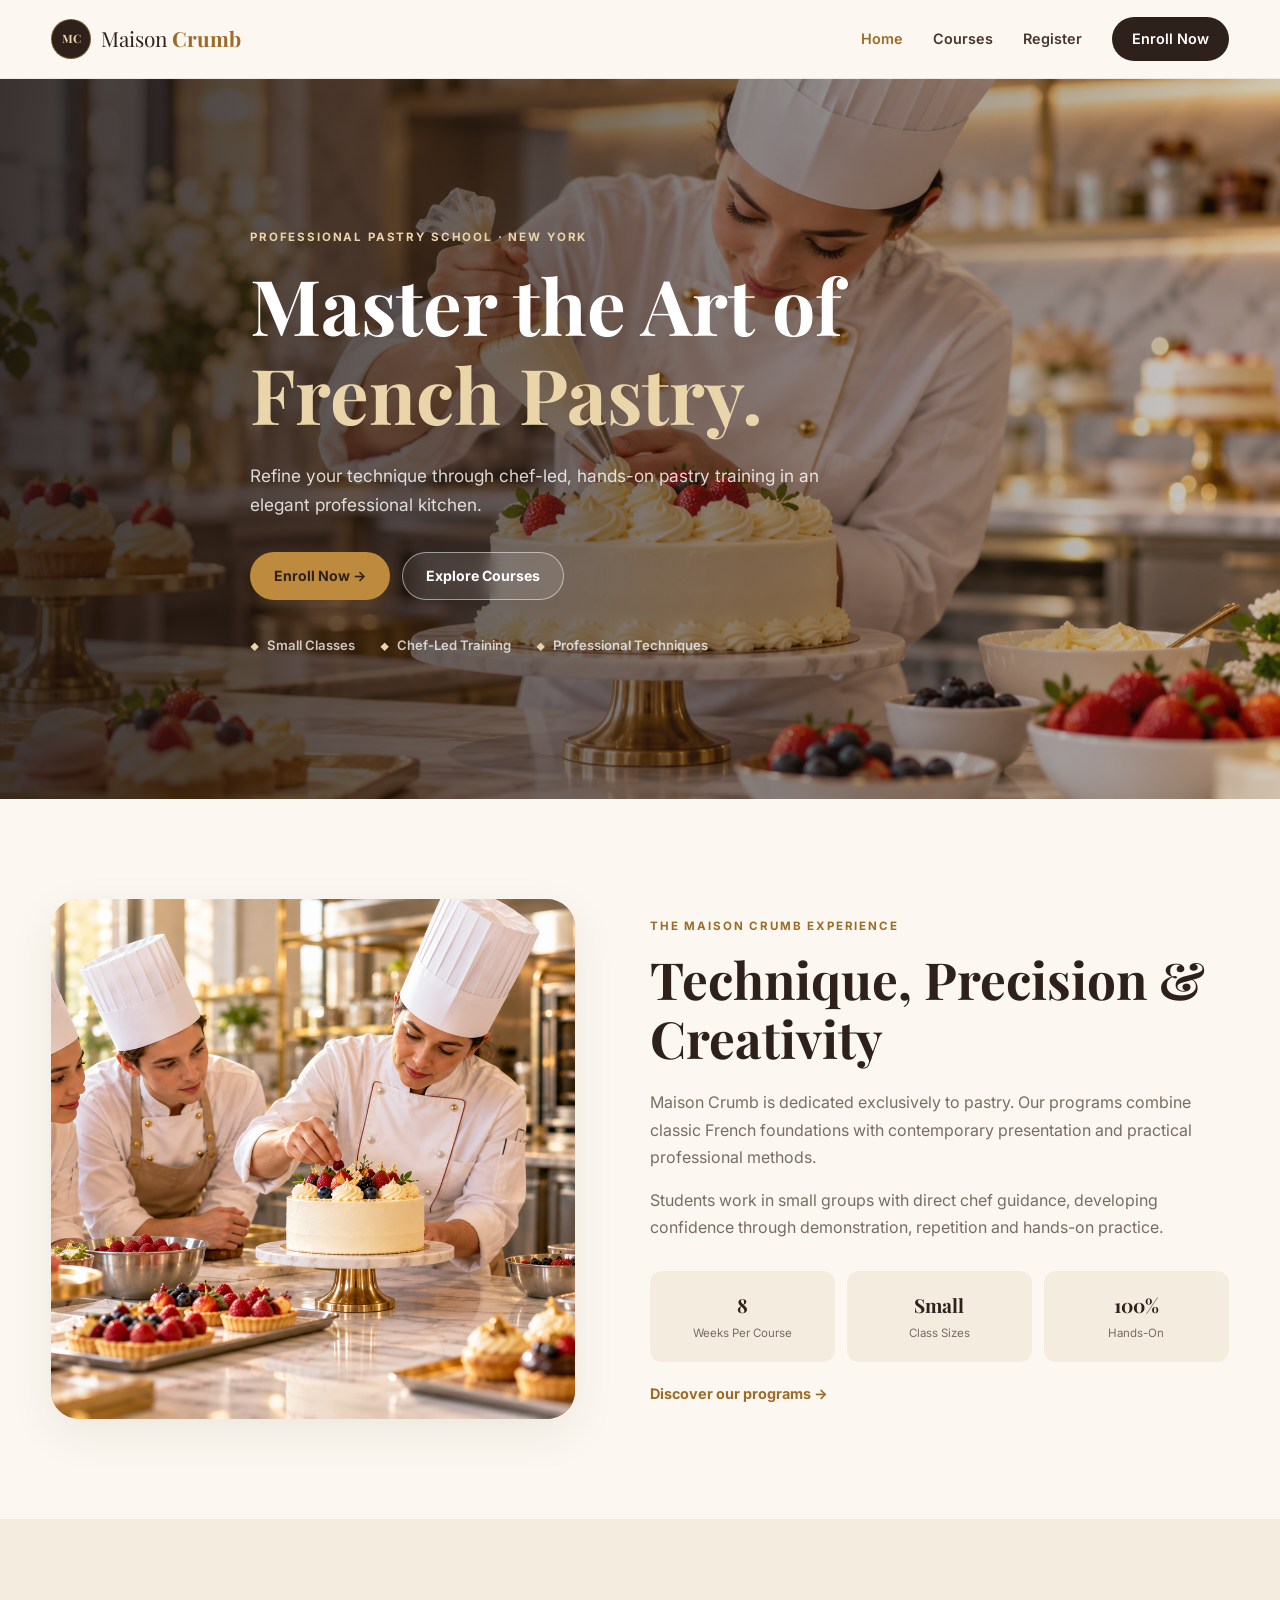
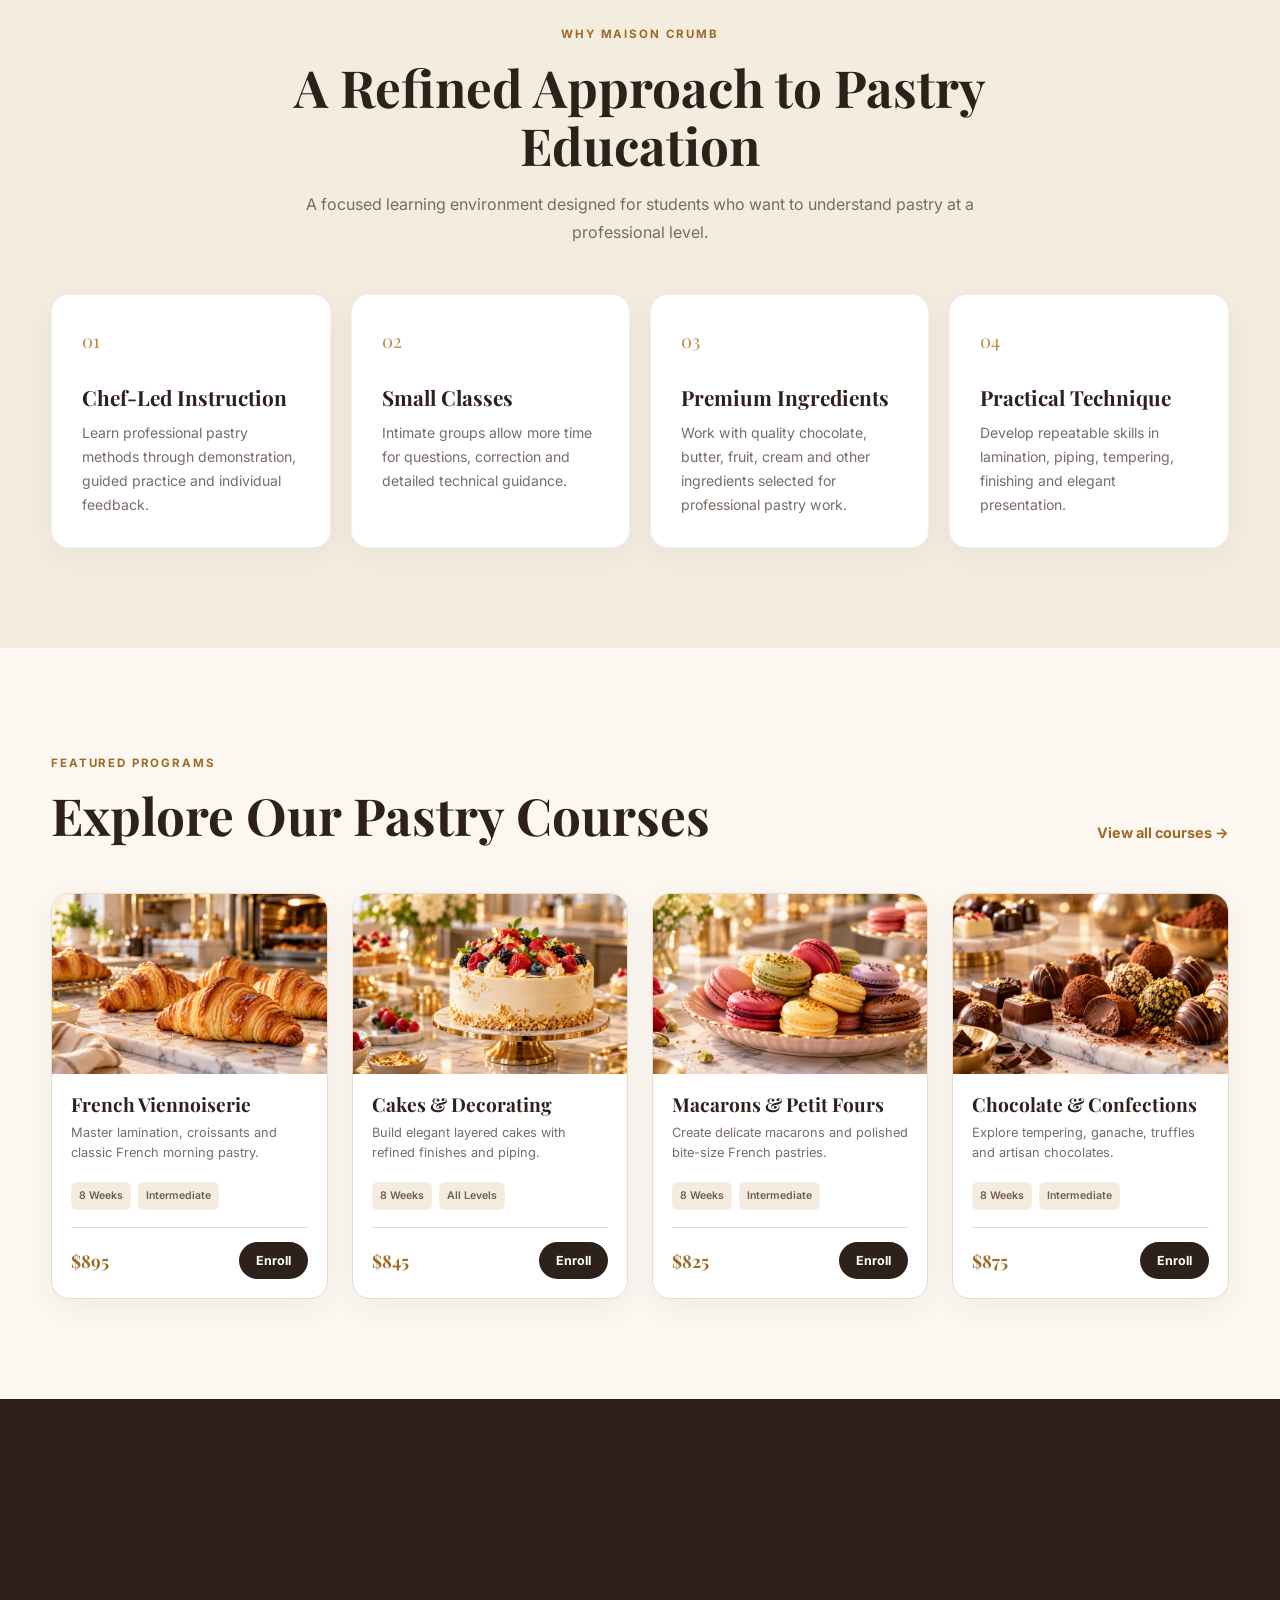
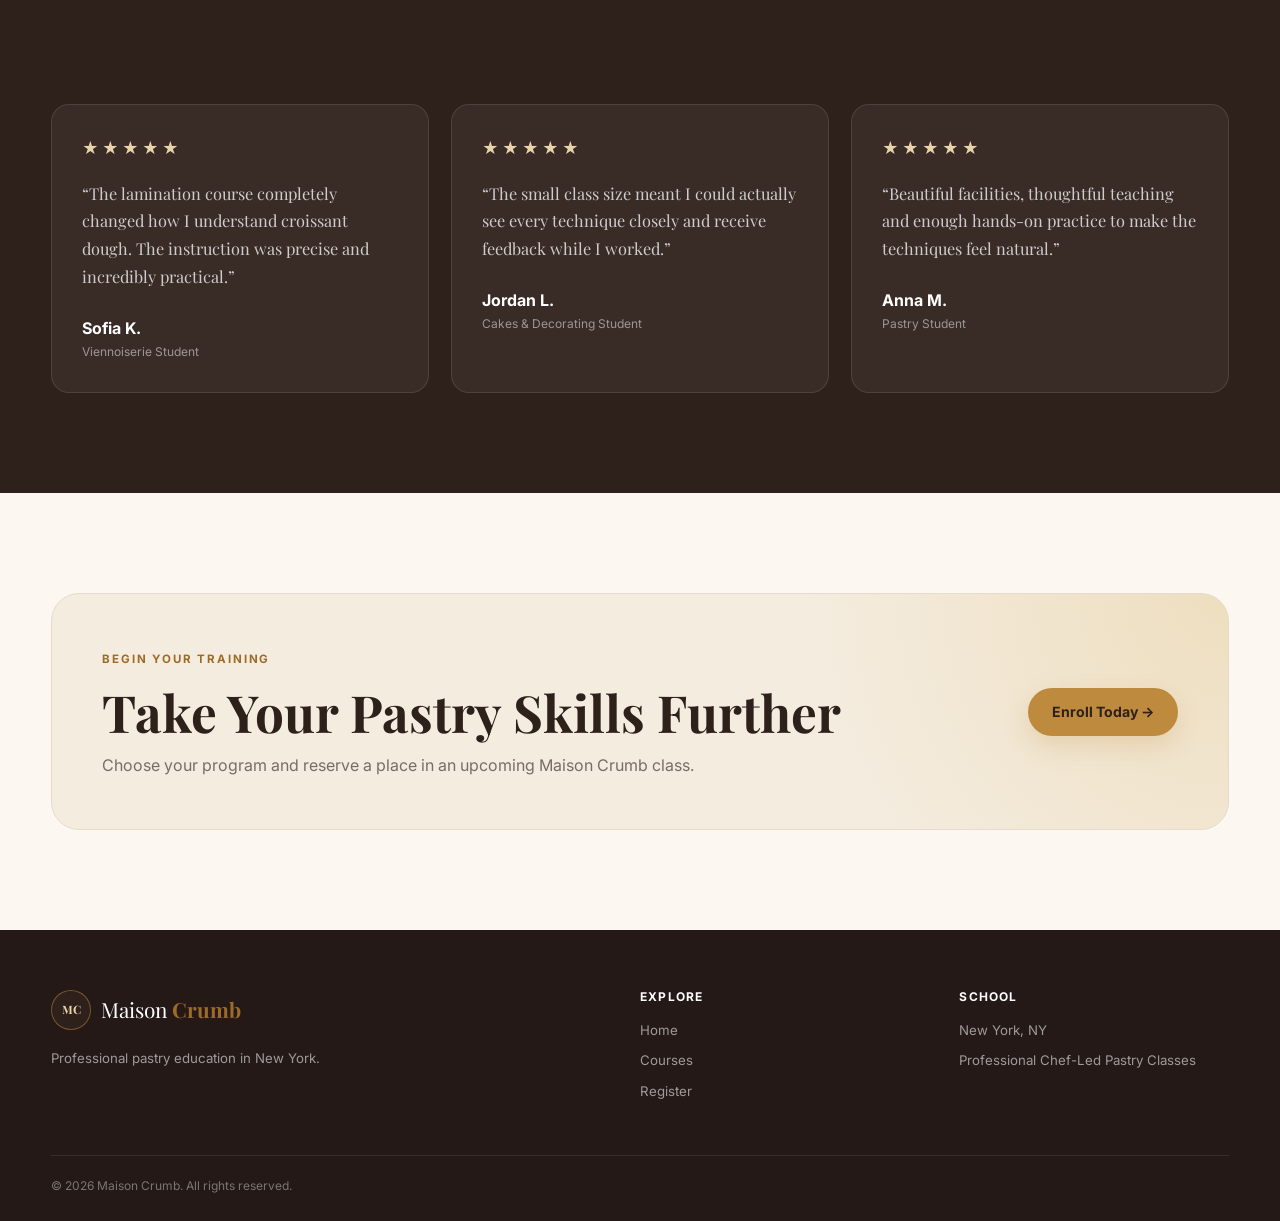
<file: index.html>
<!DOCTYPE html>
<html lang="en">
<head>
  <meta charset="UTF-8">
  <meta name="viewport" content="width=device-width, initial-scale=1.0">
  <meta name="description" content="Maison Crumb is a professional pastry school in New York offering hands-on French pastry courses.">
  <title>Maison Crumb | Professional Pastry School NYC</title>

  <link rel="preconnect" href="https://fonts.googleapis.com">
  <link rel="preconnect" href="https://fonts.gstatic.com" crossorigin>
  <link href="https://fonts.googleapis.com/css2?family=Inter:wght@400;500;600;700&family=Playfair+Display:wght@600;700&display=swap" rel="stylesheet">

  <link rel="stylesheet" href="style.css">
</head>

<body>

<header class="site-header">
  <div class="container nav-wrapper">
    <a href="index.html" class="logo" aria-label="Maison Crumb home">
      <span class="logo-icon">MC</span>
      <span>Maison <strong>Crumb</strong></span>
    </a>

    <button
      class="menu-toggle"
      type="button"
      aria-label="Open navigation"
      aria-expanded="false"
    >
      ☰
    </button>

    <nav class="main-nav" aria-label="Main navigation">
      <a href="index.html" class="active">Home</a>
      <a href="courses.html">Courses</a>
      <a href="register.html">Register</a>
      <a href="register.html" class="nav-cta">Enroll Now</a>
    </nav>
  </div>
</header>

<main>

  <!-- HERO -->
  <section class="hero image-fallback">
    <img
      class="hero-background"
      src="images/hero.png"
      alt=""
      aria-hidden="true"
      onerror="handleImageError(this)"
    >

    <div class="hero-overlay"></div>

    <div class="container hero-content reveal">
      <span class="eyebrow eyebrow-light">Professional Pastry School · New York</span>

      <h1>
        Master the Art of
        <span>French Pastry.</span>
      </h1>

      <p>
        Refine your technique through chef-led, hands-on pastry training
        in an elegant professional kitchen.
      </p>

      <div class="hero-actions">
        <a href="register.html" class="btn btn-primary">Enroll Now →</a>
        <a href="courses.html" class="btn btn-light">Explore Courses</a>
      </div>

      <div class="hero-highlights">
        <span>Small Classes</span>
        <span>Chef-Led Training</span>
        <span>Professional Techniques</span>
      </div>
    </div>
  </section>


  <!-- INTRO -->
  <section class="section">
    <div class="container intro-grid">

      <div class="about-image image-fallback reveal">
        <img
          src="images/class.png"
          alt="Pastry chef teaching students in a professional pastry classroom"
          onerror="handleImageError(this)"
        >
      </div>

      <div class="intro-content reveal">
        <span class="eyebrow">The Maison Crumb Experience</span>

        <h2>Technique, Precision &amp; Creativity</h2>

        <p>
          Maison Crumb is dedicated exclusively to pastry. Our programs
          combine classic French foundations with contemporary presentation
          and practical professional methods.
        </p>

        <p>
          Students work in small groups with direct chef guidance, developing
          confidence through demonstration, repetition and hands-on practice.
        </p>

        <div class="mini-stats">
          <div>
            <strong>8</strong>
            <span>Weeks Per Course</span>
          </div>

          <div>
            <strong>Small</strong>
            <span>Class Sizes</span>
          </div>

          <div>
            <strong>100%</strong>
            <span>Hands-On</span>
          </div>
        </div>

        <a href="courses.html" class="text-link">Discover our programs →</a>
      </div>

    </div>
  </section>


  <!-- FEATURES -->
  <section class="section section-alt">
    <div class="container">

      <div class="section-heading reveal">
        <span class="eyebrow">Why Maison Crumb</span>
        <h2>A Refined Approach to Pastry Education</h2>
        <p>
          A focused learning environment designed for students who want
          to understand pastry at a professional level.
        </p>
      </div>

      <div class="feature-grid">

        <article class="feature-card reveal">
          <span class="feature-number">01</span>
          <h3>Chef-Led Instruction</h3>
          <p>
            Learn professional pastry methods through demonstration,
            guided practice and individual feedback.
          </p>
        </article>

        <article class="feature-card reveal">
          <span class="feature-number">02</span>
          <h3>Small Classes</h3>
          <p>
            Intimate groups allow more time for questions, correction
            and detailed technical guidance.
          </p>
        </article>

        <article class="feature-card reveal">
          <span class="feature-number">03</span>
          <h3>Premium Ingredients</h3>
          <p>
            Work with quality chocolate, butter, fruit, cream and other
            ingredients selected for professional pastry work.
          </p>
        </article>

        <article class="feature-card reveal">
          <span class="feature-number">04</span>
          <h3>Practical Technique</h3>
          <p>
            Develop repeatable skills in lamination, piping, tempering,
            finishing and elegant presentation.
          </p>
        </article>

      </div>
    </div>
  </section>


  <!-- FEATURED COURSES -->
  <section class="section">
    <div class="container">

      <div class="section-heading heading-row reveal">
        <div>
          <span class="eyebrow">Featured Programs</span>
          <h2>Explore Our Pastry Courses</h2>
        </div>

        <a href="courses.html" class="text-link">View all courses →</a>
      </div>

      <div class="courses-grid">

        <article class="course-card reveal">
          <a href="courses.html#viennoiserie" class="course-image image-fallback">
            <img
              src="images/croissant.png"
              alt="Golden French croissants"
              onerror="handleImageError(this)"
            >
          </a>

          <div class="course-body">
            <h3>French Viennoiserie</h3>
            <p>Master lamination, croissants and classic French morning pastry.</p>

            <div class="course-meta">
              <span>8 Weeks</span>
              <span>Intermediate</span>
            </div>

            <div class="course-footer">
              <strong>$895</strong>
              <a href="register.html?course=French%20Viennoiserie" class="btn btn-small">
                Enroll
              </a>
            </div>
          </div>
        </article>


        <article class="course-card reveal">
          <a href="courses.html#cakes" class="course-image image-fallback">
            <img
              src="images/cake.png"
              alt="Elegant professionally decorated cake"
              onerror="handleImageError(this)"
            >
          </a>

          <div class="course-body">
            <h3>Cakes &amp; Decorating</h3>
            <p>Build elegant layered cakes with refined finishes and piping.</p>

            <div class="course-meta">
              <span>8 Weeks</span>
              <span>All Levels</span>
            </div>

            <div class="course-footer">
              <strong>$845</strong>
              <a href="register.html?course=Cakes%20and%20Decorating" class="btn btn-small">
                Enroll
              </a>
            </div>
          </div>
        </article>


        <article class="course-card reveal">
          <a href="courses.html#macarons" class="course-image image-fallback">
            <img
              src="images/macaron.png"
              alt="Colorful French macarons"
              onerror="handleImageError(this)"
            >
          </a>

          <div class="course-body">
            <h3>Macarons &amp; Petit Fours</h3>
            <p>Create delicate macarons and polished bite-size French pastries.</p>

            <div class="course-meta">
              <span>8 Weeks</span>
              <span>Intermediate</span>
            </div>

            <div class="course-footer">
              <strong>$825</strong>
              <a href="register.html?course=Macarons%20and%20Petit%20Fours" class="btn btn-small">
                Enroll
              </a>
            </div>
          </div>
        </article>


        <article class="course-card reveal">
          <a href="courses.html#chocolate" class="course-image image-fallback">
            <img
              src="images/chocolate.png"
              alt="Handmade chocolate truffles and confections"
              onerror="handleImageError(this)"
            >
          </a>

          <div class="course-body">
            <h3>Chocolate &amp; Confections</h3>
            <p>Explore tempering, ganache, truffles and artisan chocolates.</p>

            <div class="course-meta">
              <span>8 Weeks</span>
              <span>Intermediate</span>
            </div>

            <div class="course-footer">
              <strong>$875</strong>
              <a href="register.html?course=Chocolate%20and%20Confections" class="btn btn-small">
                Enroll
              </a>
            </div>
          </div>
        </article>

      </div>
    </div>
  </section>


  <!-- TESTIMONIALS -->
  <section class="section testimonials-section">
    <div class="container">

      <div class="section-heading reveal">
        <span class="eyebrow eyebrow-light">Student Experience</span>
        <h2>Confidence Built Through Practice</h2>
      </div>

      <div class="testimonial-grid">

        <blockquote class="testimonial-card reveal">
          <div class="stars">★★★★★</div>
          <p>
            “The lamination course completely changed how I understand
            croissant dough. The instruction was precise and incredibly practical.”
          </p>
          <footer>
            <strong>Sofia K.</strong>
            <span>Viennoiserie Student</span>
          </footer>
        </blockquote>

        <blockquote class="testimonial-card reveal">
          <div class="stars">★★★★★</div>
          <p>
            “The small class size meant I could actually see every technique
            closely and receive feedback while I worked.”
          </p>
          <footer>
            <strong>Jordan L.</strong>
            <span>Cakes &amp; Decorating Student</span>
          </footer>
        </blockquote>

        <blockquote class="testimonial-card reveal">
          <div class="stars">★★★★★</div>
          <p>
            “Beautiful facilities, thoughtful teaching and enough hands-on
            practice to make the techniques feel natural.”
          </p>
          <footer>
            <strong>Anna M.</strong>
            <span>Pastry Student</span>
          </footer>
        </blockquote>

      </div>
    </div>
  </section>


  <!-- CTA -->
  <section class="section">
    <div class="container">
      <div class="cta-box reveal">
        <div>
          <span class="eyebrow">Begin Your Training</span>
          <h2>Take Your Pastry Skills Further</h2>
          <p>
            Choose your program and reserve a place in an upcoming
            Maison Crumb class.
          </p>
        </div>

        <a href="register.html" class="btn btn-primary">Enroll Today →</a>
      </div>
    </div>
  </section>

</main>


<footer class="site-footer">
  <div class="container footer-grid">

    <div>
      <a href="index.html" class="logo footer-logo">
        <span class="logo-icon">MC</span>
        <span>Maison <strong>Crumb</strong></span>
      </a>

      <p>
        Professional pastry education in New York.
      </p>
    </div>

    <div>
      <h4>Explore</h4>
      <a href="index.html">Home</a>
      <a href="courses.html">Courses</a>
      <a href="register.html">Register</a>
    </div>

    <div>
      <h4>School</h4>
      <p>New York, NY</p>
      <p>Professional Chef-Led Pastry Classes</p>
    </div>

  </div>

  <div class="container footer-bottom">
    <p>
      &copy; <span class="current-year"></span>
      Maison Crumb. All rights reserved.
    </p>
  </div>
</footer>

<script src="script.js"></script>
</body>
</html>
</file>
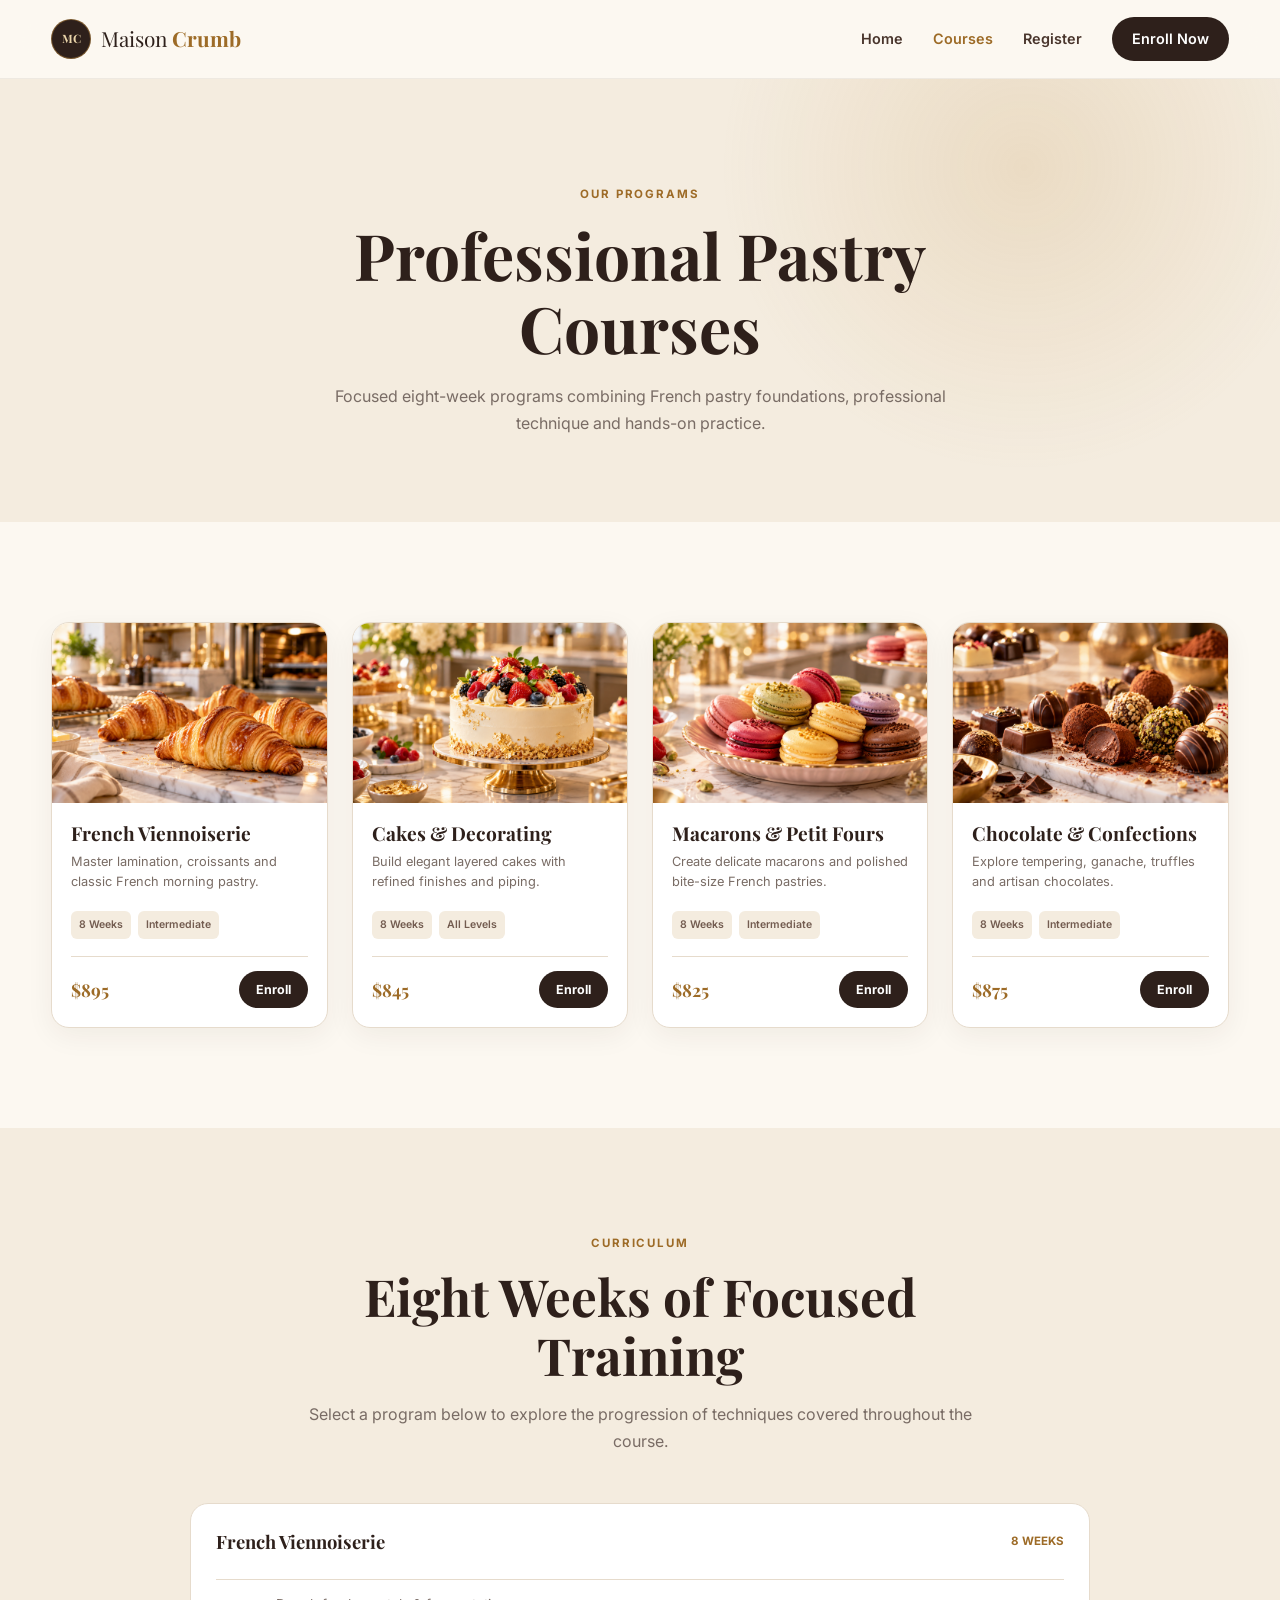
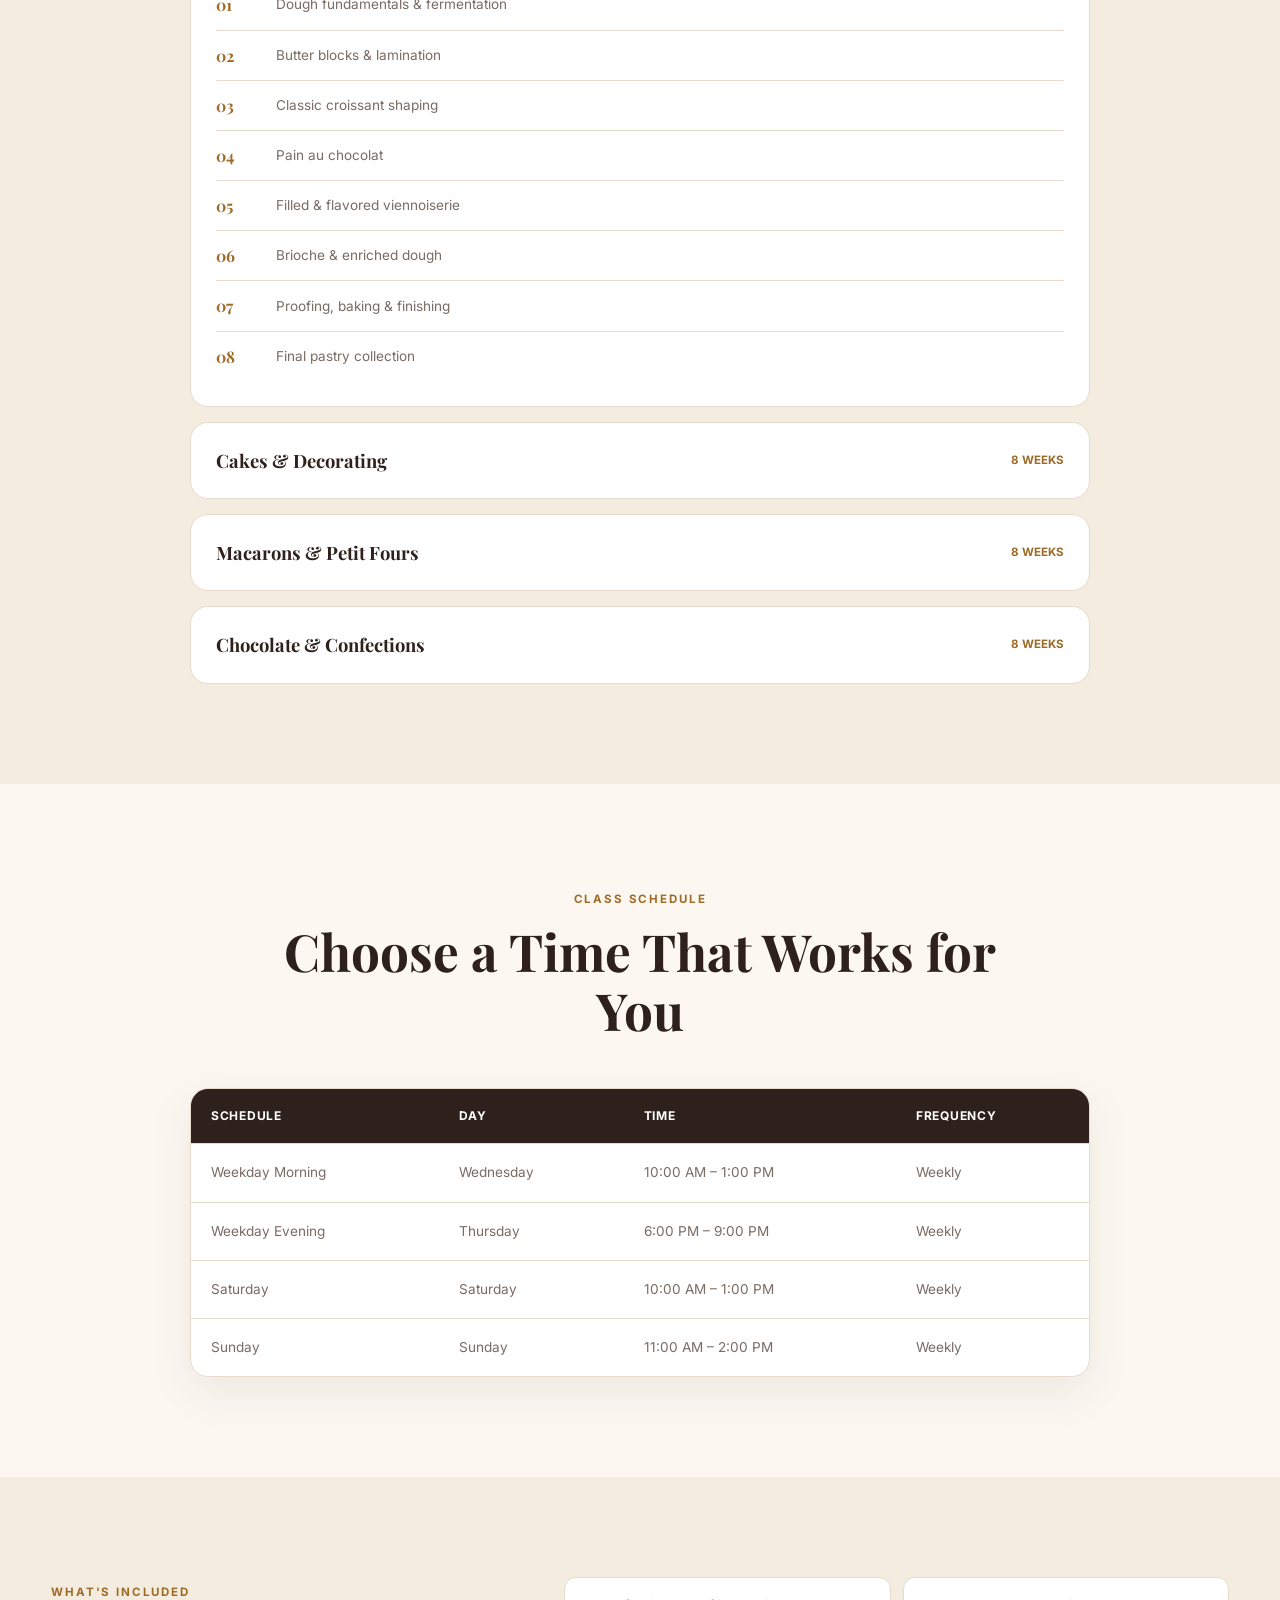
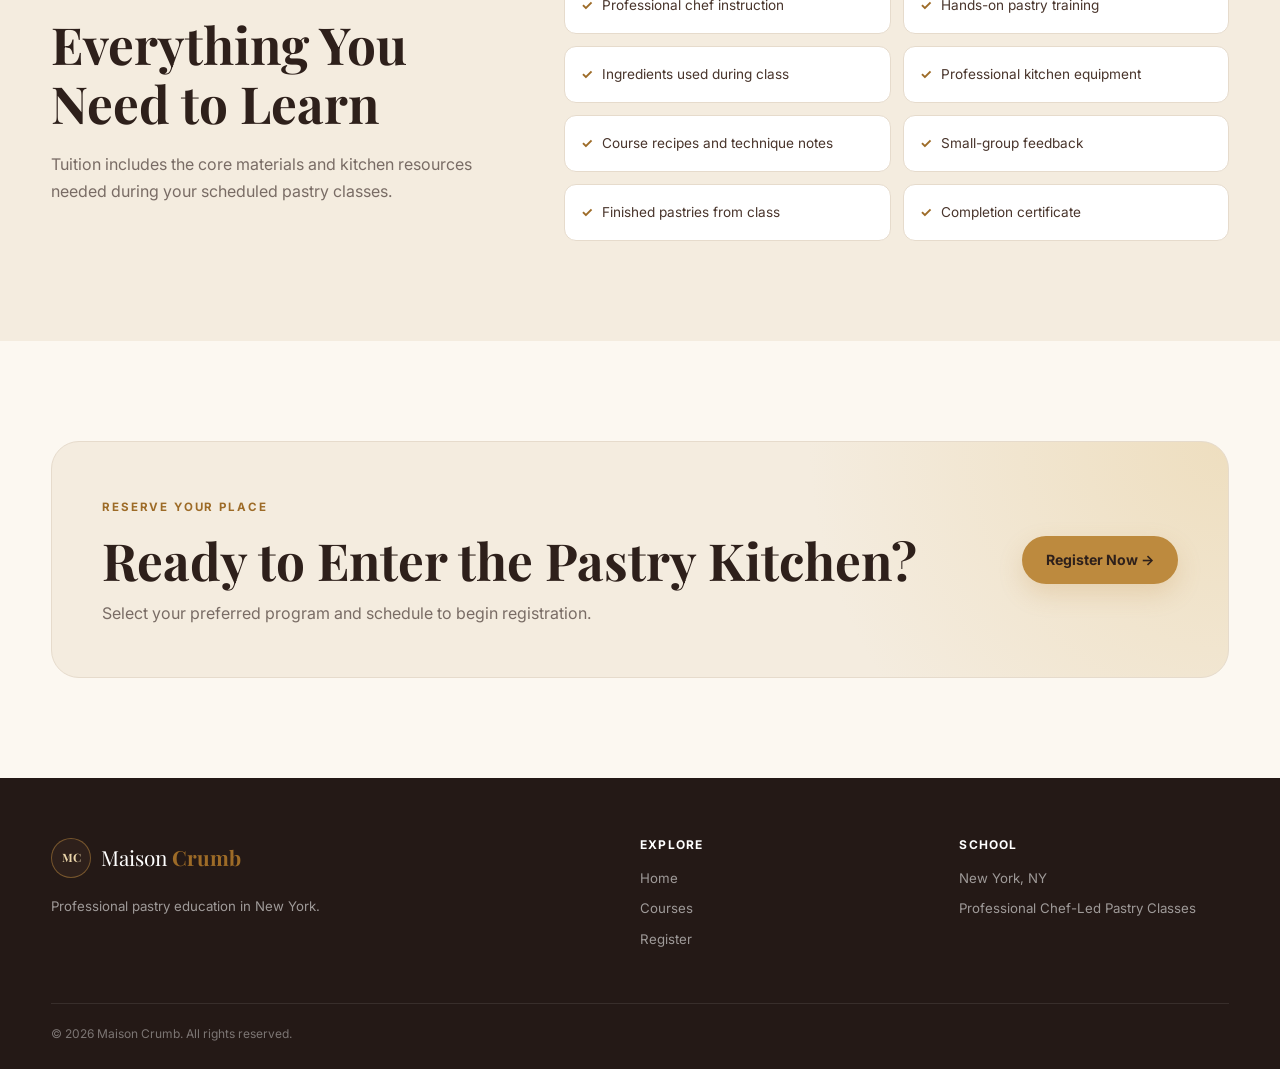
<file: courses.html>
<!DOCTYPE html>
<html lang="en">
<head>
  <meta charset="UTF-8">
  <meta name="viewport" content="width=device-width, initial-scale=1.0">
  <meta name="description" content="Explore professional French pastry courses at Maison Crumb in New York.">
  <title>Courses | Maison Crumb</title>

  <link rel="preconnect" href="https://fonts.googleapis.com">
  <link rel="preconnect" href="https://fonts.gstatic.com" crossorigin>
  <link href="https://fonts.googleapis.com/css2?family=Inter:wght@400;500;600;700&family=Playfair+Display:wght@600;700&display=swap" rel="stylesheet">

  <link rel="stylesheet" href="style.css">
</head>

<body>

<header class="site-header">
  <div class="container nav-wrapper">
    <a href="index.html" class="logo">
      <span class="logo-icon">MC</span>
      <span>Maison <strong>Crumb</strong></span>
    </a>

    <button
      class="menu-toggle"
      type="button"
      aria-label="Open navigation"
      aria-expanded="false"
    >
      ☰
    </button>

    <nav class="main-nav" aria-label="Main navigation">
      <a href="index.html">Home</a>
      <a href="courses.html" class="active">Courses</a>
      <a href="register.html">Register</a>
      <a href="register.html" class="nav-cta">Enroll Now</a>
    </nav>
  </div>
</header>


<main>

  <section class="page-hero">
    <div class="container narrow reveal">
      <span class="eyebrow">Our Programs</span>
      <h1>Professional Pastry Courses</h1>
      <p>
        Focused eight-week programs combining French pastry foundations,
        professional technique and hands-on practice.
      </p>
    </div>
  </section>


  <!-- COURSE CARDS -->
  <section class="section">
    <div class="container">

      <div class="courses-grid">

        <article class="course-card reveal" id="viennoiserie">
          <div class="course-image image-fallback">
            <img
              src="images/croissant.png"
              alt="Golden French croissants"
              onerror="handleImageError(this)"
            >
          </div>

          <div class="course-body">
            <h2>French Viennoiserie</h2>
            <p>Master lamination, croissants and classic French morning pastry.</p>

            <div class="course-meta">
              <span>8 Weeks</span>
              <span>Intermediate</span>
            </div>

            <div class="course-footer">
              <strong>$895</strong>
              <a href="register.html?course=French%20Viennoiserie" class="btn btn-small">
                Enroll
              </a>
            </div>
          </div>
        </article>


        <article class="course-card reveal" id="cakes">
          <div class="course-image image-fallback">
            <img
              src="images/cake.png"
              alt="Elegant professionally decorated cake"
              onerror="handleImageError(this)"
            >
          </div>

          <div class="course-body">
            <h2>Cakes &amp; Decorating</h2>
            <p>Build elegant layered cakes with refined finishes and piping.</p>

            <div class="course-meta">
              <span>8 Weeks</span>
              <span>All Levels</span>
            </div>

            <div class="course-footer">
              <strong>$845</strong>
              <a href="register.html?course=Cakes%20and%20Decorating" class="btn btn-small">
                Enroll
              </a>
            </div>
          </div>
        </article>


        <article class="course-card reveal" id="macarons">
          <div class="course-image image-fallback">
            <img
              src="images/macaron.png"
              alt="Colorful French macarons"
              onerror="handleImageError(this)"
            >
          </div>

          <div class="course-body">
            <h2>Macarons &amp; Petit Fours</h2>
            <p>Create delicate macarons and polished bite-size French pastries.</p>

            <div class="course-meta">
              <span>8 Weeks</span>
              <span>Intermediate</span>
            </div>

            <div class="course-footer">
              <strong>$825</strong>
              <a href="register.html?course=Macarons%20and%20Petit%20Fours" class="btn btn-small">
                Enroll
              </a>
            </div>
          </div>
        </article>


        <article class="course-card reveal" id="chocolate">
          <div class="course-image image-fallback">
            <img
              src="images/chocolate.png"
              alt="Handmade chocolate truffles and confections"
              onerror="handleImageError(this)"
            >
          </div>

          <div class="course-body">
            <h2>Chocolate &amp; Confections</h2>
            <p>Explore tempering, ganache, truffles and artisan chocolates.</p>

            <div class="course-meta">
              <span>8 Weeks</span>
              <span>Intermediate</span>
            </div>

            <div class="course-footer">
              <strong>$875</strong>
              <a href="register.html?course=Chocolate%20and%20Confections" class="btn btn-small">
                Enroll
              </a>
            </div>
          </div>
        </article>

      </div>
    </div>
  </section>


  <!-- CURRICULUM -->
  <section class="section section-alt">
    <div class="container">

      <div class="section-heading reveal">
        <span class="eyebrow">Curriculum</span>
        <h2>Eight Weeks of Focused Training</h2>
        <p>
          Select a program below to explore the progression of techniques
          covered throughout the course.
        </p>
      </div>


      <div class="curriculum-grid">

        <details class="curriculum-card reveal" open>
          <summary>
            <span>French Viennoiserie</span>
            <span>8 Weeks</span>
          </summary>

          <div class="timeline">
            <div><strong>01</strong><span>Dough fundamentals &amp; fermentation</span></div>
            <div><strong>02</strong><span>Butter blocks &amp; lamination</span></div>
            <div><strong>03</strong><span>Classic croissant shaping</span></div>
            <div><strong>04</strong><span>Pain au chocolat</span></div>
            <div><strong>05</strong><span>Filled &amp; flavored viennoiserie</span></div>
            <div><strong>06</strong><span>Brioche &amp; enriched dough</span></div>
            <div><strong>07</strong><span>Proofing, baking &amp; finishing</span></div>
            <div><strong>08</strong><span>Final pastry collection</span></div>
          </div>
        </details>


        <details class="curriculum-card reveal">
          <summary>
            <span>Cakes &amp; Decorating</span>
            <span>8 Weeks</span>
          </summary>

          <div class="timeline">
            <div><strong>01</strong><span>Cake structure &amp; mixing methods</span></div>
            <div><strong>02</strong><span>Fillings, curds &amp; syrups</span></div>
            <div><strong>03</strong><span>Buttercream fundamentals</span></div>
            <div><strong>04</strong><span>Layering &amp; crumb coating</span></div>
            <div><strong>05</strong><span>Piping techniques</span></div>
            <div><strong>06</strong><span>Texture &amp; modern finishes</span></div>
            <div><strong>07</strong><span>Fruit, chocolate &amp; gold accents</span></div>
            <div><strong>08</strong><span>Signature celebration cake</span></div>
          </div>
        </details>


        <details class="curriculum-card reveal">
          <summary>
            <span>Macarons &amp; Petit Fours</span>
            <span>8 Weeks</span>
          </summary>

          <div class="timeline">
            <div><strong>01</strong><span>Meringue fundamentals</span></div>
            <div><strong>02</strong><span>Macaronage &amp; piping</span></div>
            <div><strong>03</strong><span>Baking consistency &amp; troubleshooting</span></div>
            <div><strong>04</strong><span>Ganache &amp; buttercream fillings</span></div>
            <div><strong>05</strong><span>Flavor development</span></div>
            <div><strong>06</strong><span>Petit fours &amp; mini cakes</span></div>
            <div><strong>07</strong><span>Glazing &amp; decorative finishes</span></div>
            <div><strong>08</strong><span>Luxury pastry presentation</span></div>
          </div>
        </details>


        <details class="curriculum-card reveal">
          <summary>
            <span>Chocolate &amp; Confections</span>
            <span>8 Weeks</span>
          </summary>

          <div class="timeline">
            <div><strong>01</strong><span>Chocolate theory &amp; couverture</span></div>
            <div><strong>02</strong><span>Tempering methods</span></div>
            <div><strong>03</strong><span>Ganache formulation</span></div>
            <div><strong>04</strong><span>Hand-rolled truffles</span></div>
            <div><strong>05</strong><span>Molded chocolates</span></div>
            <div><strong>06</strong><span>Pralines &amp; nut fillings</span></div>
            <div><strong>07</strong><span>Decoration &amp; finishing</span></div>
            <div><strong>08</strong><span>Artisan chocolate collection</span></div>
          </div>
        </details>

      </div>
    </div>
  </section>


  <!-- SCHEDULE -->
  <section class="section">
    <div class="container">

      <div class="section-heading reveal">
        <span class="eyebrow">Class Schedule</span>
        <h2>Choose a Time That Works for You</h2>
      </div>

      <div class="schedule-wrap reveal">
        <table class="schedule-table">
          <thead>
            <tr>
              <th>Schedule</th>
              <th>Day</th>
              <th>Time</th>
              <th>Frequency</th>
            </tr>
          </thead>

          <tbody>
            <tr>
              <td>Weekday Morning</td>
              <td>Wednesday</td>
              <td>10:00 AM – 1:00 PM</td>
              <td>Weekly</td>
            </tr>

            <tr>
              <td>Weekday Evening</td>
              <td>Thursday</td>
              <td>6:00 PM – 9:00 PM</td>
              <td>Weekly</td>
            </tr>

            <tr>
              <td>Saturday</td>
              <td>Saturday</td>
              <td>10:00 AM – 1:00 PM</td>
              <td>Weekly</td>
            </tr>

            <tr>
              <td>Sunday</td>
              <td>Sunday</td>
              <td>11:00 AM – 2:00 PM</td>
              <td>Weekly</td>
            </tr>
          </tbody>
        </table>
      </div>

    </div>
  </section>


  <!-- INCLUDED -->
  <section class="section section-alt">
    <div class="container included-grid">

      <div class="reveal">
        <span class="eyebrow">What's Included</span>
        <h2>Everything You Need to Learn</h2>

        <p>
          Tuition includes the core materials and kitchen resources needed
          during your scheduled pastry classes.
        </p>
      </div>

      <ul class="included-list reveal">
        <li>Professional chef instruction</li>
        <li>Hands-on pastry training</li>
        <li>Ingredients used during class</li>
        <li>Professional kitchen equipment</li>
        <li>Course recipes and technique notes</li>
        <li>Small-group feedback</li>
        <li>Finished pastries from class</li>
        <li>Completion certificate</li>
      </ul>

    </div>
  </section>


  <section class="section">
    <div class="container">
      <div class="cta-box reveal">
        <div>
          <span class="eyebrow">Reserve Your Place</span>
          <h2>Ready to Enter the Pastry Kitchen?</h2>
          <p>
            Select your preferred program and schedule to begin registration.
          </p>
        </div>

        <a href="register.html" class="btn btn-primary">Register Now →</a>
      </div>
    </div>
  </section>

</main>


<footer class="site-footer">
  <div class="container footer-grid">

    <div>
      <a href="index.html" class="logo footer-logo">
        <span class="logo-icon">MC</span>
        <span>Maison <strong>Crumb</strong></span>
      </a>
      <p>Professional pastry education in New York.</p>
    </div>

    <div>
      <h4>Explore</h4>
      <a href="index.html">Home</a>
      <a href="courses.html">Courses</a>
      <a href="register.html">Register</a>
    </div>

    <div>
      <h4>School</h4>
      <p>New York, NY</p>
      <p>Professional Chef-Led Pastry Classes</p>
    </div>

  </div>

  <div class="container footer-bottom">
    <p>
      &copy; <span class="current-year"></span>
      Maison Crumb. All rights reserved.
    </p>
  </div>
</footer>

<script src="script.js"></script>
</body>
</html>
</file>
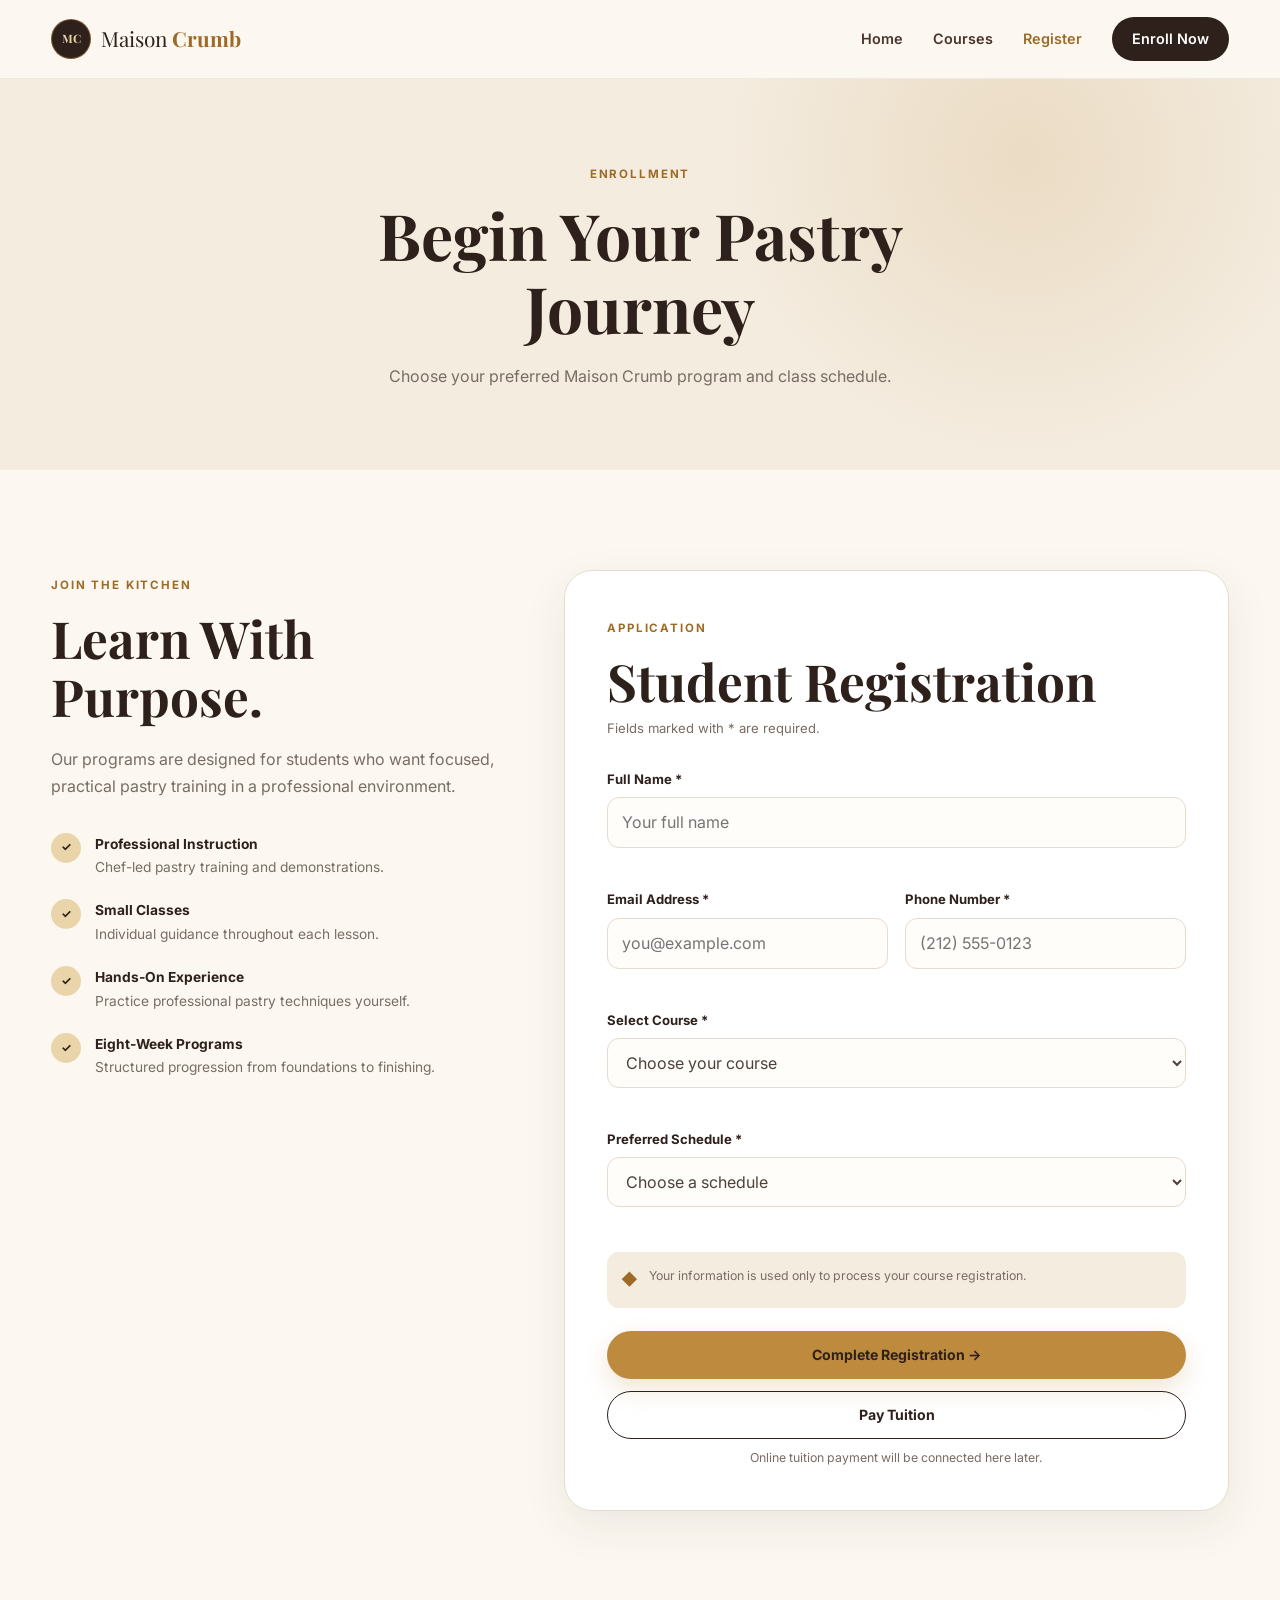
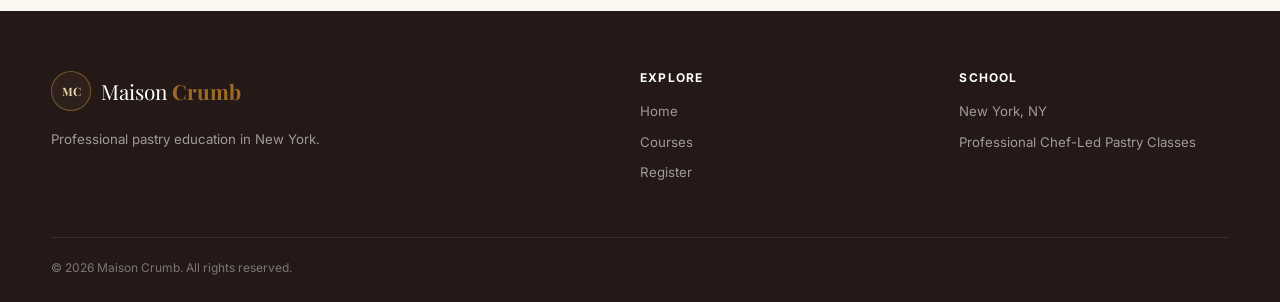
<file: register.html>
<!DOCTYPE html>
<html lang="en">
<head>
  <meta charset="UTF-8">
  <meta name="viewport" content="width=device-width, initial-scale=1.0">
  <meta name="description" content="Register for a Maison Crumb professional pastry course.">
  <title>Register | Maison Crumb</title>

  <link rel="preconnect" href="https://fonts.googleapis.com">
  <link rel="preconnect" href="https://fonts.gstatic.com" crossorigin>
  <link href="https://fonts.googleapis.com/css2?family=Inter:wght@400;500;600;700&family=Playfair+Display:wght@600;700&display=swap" rel="stylesheet">

  <link rel="stylesheet" href="style.css">
</head>

<body>

<header class="site-header">
  <div class="container nav-wrapper">
    <a href="index.html" class="logo">
      <span class="logo-icon">MC</span>
      <span>Maison <strong>Crumb</strong></span>
    </a>

    <button
      class="menu-toggle"
      type="button"
      aria-label="Open navigation"
      aria-expanded="false"
    >
      ☰
    </button>

    <nav class="main-nav" aria-label="Main navigation">
      <a href="index.html">Home</a>
      <a href="courses.html">Courses</a>
      <a href="register.html" class="active">Register</a>
      <a href="register.html" class="nav-cta">Enroll Now</a>
    </nav>
  </div>
</header>


<main>

  <section class="page-hero compact">
    <div class="container narrow reveal">
      <span class="eyebrow">Enrollment</span>
      <h1>Begin Your Pastry Journey</h1>
      <p>
        Choose your preferred Maison Crumb program and class schedule.
      </p>
    </div>
  </section>


  <section class="section registration-section">
    <div class="container registration-grid">

      <div class="registration-info reveal">
        <span class="eyebrow">Join the Kitchen</span>

        <h2>Learn With Purpose.</h2>

        <p>
          Our programs are designed for students who want focused,
          practical pastry training in a professional environment.
        </p>

        <div class="registration-benefits">

          <div>
            <span>✓</span>
            <p>
              <strong>Professional Instruction</strong><br>
              Chef-led pastry training and demonstrations.
            </p>
          </div>

          <div>
            <span>✓</span>
            <p>
              <strong>Small Classes</strong><br>
              Individual guidance throughout each lesson.
            </p>
          </div>

          <div>
            <span>✓</span>
            <p>
              <strong>Hands-On Experience</strong><br>
              Practice professional pastry techniques yourself.
            </p>
          </div>

          <div>
            <span>✓</span>
            <p>
              <strong>Eight-Week Programs</strong><br>
              Structured progression from foundations to finishing.
            </p>
          </div>

        </div>
      </div>


      <div class="form-card reveal">
        <span class="eyebrow">Application</span>
        <h2>Student Registration</h2>

        <p class="form-intro">
          Fields marked with * are required.
        </p>

        <form id="registrationForm" novalidate>

          <div class="form-group">
            <label for="name">Full Name *</label>

            <input
              type="text"
              id="name"
              name="name"
              autocomplete="name"
              placeholder="Your full name"
              required
            >

            <small class="error-message"></small>
          </div>


          <div class="form-row">

            <div class="form-group">
              <label for="email">Email Address *</label>

              <input
                type="email"
                id="email"
                name="email"
                autocomplete="email"
                placeholder="you@example.com"
                required
              >

              <small class="error-message"></small>
            </div>


            <div class="form-group">
              <label for="phone">Phone Number *</label>

              <input
                type="tel"
                id="phone"
                name="phone"
                autocomplete="tel"
                placeholder="(212) 555-0123"
                required
              >

              <small class="error-message"></small>
            </div>

          </div>


          <div class="form-group">
            <label for="course">Select Course *</label>

            <select id="course" name="course" required>
              <option value="">Choose your course</option>
              <option value="French Viennoiserie">French Viennoiserie</option>
              <option value="Cakes and Decorating">Cakes &amp; Decorating</option>
              <option value="Macarons and Petit Fours">Macarons &amp; Petit Fours</option>
              <option value="Chocolate and Confections">Chocolate &amp; Confections</option>
            </select>

            <small class="error-message"></small>
          </div>


          <div class="form-group">
            <label for="schedule">Preferred Schedule *</label>

            <select id="schedule" name="schedule" required>
              <option value="">Choose a schedule</option>
              <option value="Weekday Morning">Weekday Morning</option>
              <option value="Weekday Evening">Weekday Evening</option>
              <option value="Saturday">Saturday</option>
              <option value="Sunday">Sunday</option>
            </select>

            <small class="error-message"></small>
          </div>


          <div class="form-notice">
            <span>◆</span>
            <p>
              Your information is used only to process your course registration.
            </p>
          </div>


          <button type="submit" class="btn btn-primary btn-full">
            Complete Registration →
          </button>


          <a
            href="#"
            id="payTuitionButton"
            class="btn btn-payment btn-full"
          >
            Pay Tuition
          </a>

          <p class="payment-note">
            Online tuition payment will be connected here later.
          </p>

        </form>
      </div>

    </div>
  </section>

</main>


<footer class="site-footer">
  <div class="container footer-grid">

    <div>
      <a href="index.html" class="logo footer-logo">
        <span class="logo-icon">MC</span>
        <span>Maison <strong>Crumb</strong></span>
      </a>
      <p>Professional pastry education in New York.</p>
    </div>

    <div>
      <h4>Explore</h4>
      <a href="index.html">Home</a>
      <a href="courses.html">Courses</a>
      <a href="register.html">Register</a>
    </div>

    <div>
      <h4>School</h4>
      <p>New York, NY</p>
      <p>Professional Chef-Led Pastry Classes</p>
    </div>

  </div>

  <div class="container footer-bottom">
    <p>
      &copy; <span class="current-year"></span>
      Maison Crumb. All rights reserved.
    </p>
  </div>
</footer>

<script src="script.js"></script>
</body>
</html>
</file>
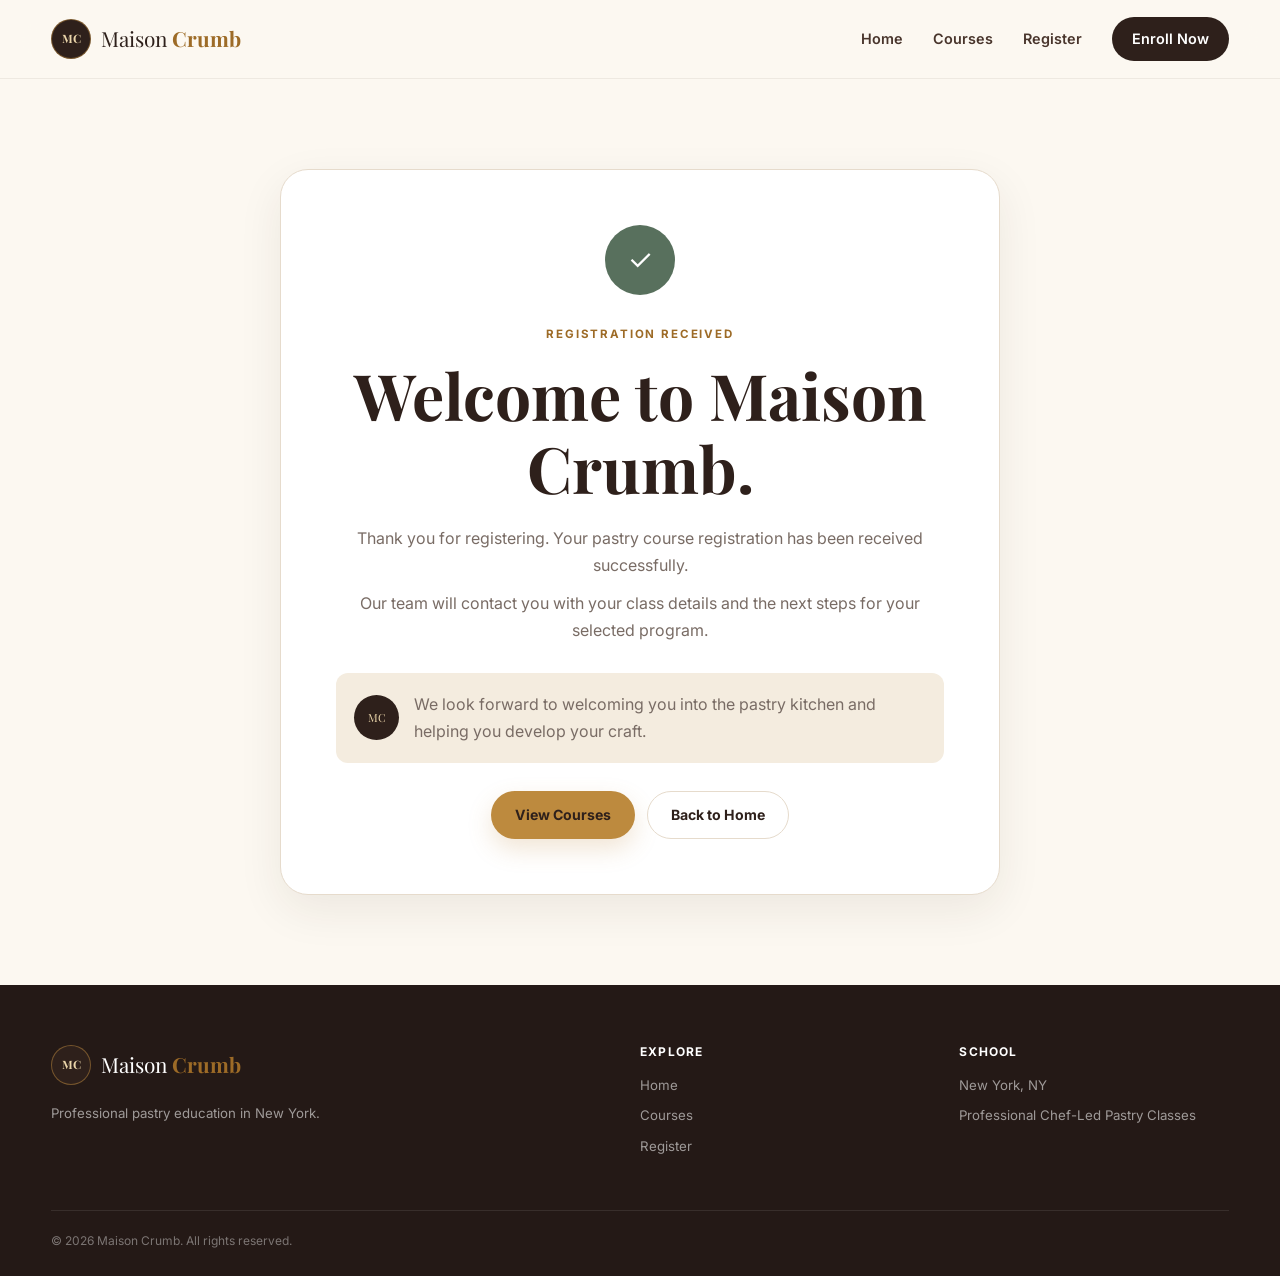
<file: success.html>
<!DOCTYPE html>
<html lang="en">
<head>
  <meta charset="UTF-8">
  <meta name="viewport" content="width=device-width, initial-scale=1.0">
  <meta name="description" content="Your Maison Crumb pastry course registration has been received.">
  <title>Registration Complete | Maison Crumb</title>

  <link rel="preconnect" href="https://fonts.googleapis.com">
  <link rel="preconnect" href="https://fonts.gstatic.com" crossorigin>
  <link href="https://fonts.googleapis.com/css2?family=Inter:wght@400;500;600;700&family=Playfair+Display:wght@600;700&display=swap" rel="stylesheet">

  <link rel="stylesheet" href="style.css">
</head>

<body>

<header class="site-header">
  <div class="container nav-wrapper">
    <a href="index.html" class="logo">
      <span class="logo-icon">MC</span>
      <span>Maison <strong>Crumb</strong></span>
    </a>

    <button
      class="menu-toggle"
      type="button"
      aria-label="Open navigation"
      aria-expanded="false"
    >
      ☰
    </button>

    <nav class="main-nav" aria-label="Main navigation">
      <a href="index.html">Home</a>
      <a href="courses.html">Courses</a>
      <a href="register.html">Register</a>
      <a href="register.html" class="nav-cta">Enroll Now</a>
    </nav>
  </div>
</header>


<main class="success-main">

  <section class="success-section">
    <div class="container">

      <div class="success-card reveal">

        <div class="success-icon">✓</div>

        <span class="eyebrow">Registration Received</span>

        <h1>Welcome to Maison Crumb.</h1>

        <p>
          Thank you for registering. Your pastry course registration
          has been received successfully.
        </p>

        <p>
          Our team will contact you with your class details and the next
          steps for your selected program.
        </p>

        <div class="success-message">
          <span>MC</span>

          <p>
            We look forward to welcoming you into the pastry kitchen
            and helping you develop your craft.
          </p>
        </div>

        <div class="success-actions">
          <a href="courses.html" class="btn btn-primary">
            View Courses
          </a>

          <a href="index.html" class="btn btn-secondary">
            Back to Home
          </a>
        </div>

      </div>
    </div>
  </section>

</main>


<footer class="site-footer">
  <div class="container footer-grid">

    <div>
      <a href="index.html" class="logo footer-logo">
        <span class="logo-icon">MC</span>
        <span>Maison <strong>Crumb</strong></span>
      </a>
      <p>Professional pastry education in New York.</p>
    </div>

    <div>
      <h4>Explore</h4>
      <a href="index.html">Home</a>
      <a href="courses.html">Courses</a>
      <a href="register.html">Register</a>
    </div>

    <div>
      <h4>School</h4>
      <p>New York, NY</p>
      <p>Professional Chef-Led Pastry Classes</p>
    </div>

  </div>

  <div class="container footer-bottom">
    <p>
      &copy; <span class="current-year"></span>
      Maison Crumb. All rights reserved.
    </p>
  </div>
</footer>

<script src="script.js"></script>
</body>
</html>
</file>
<file: style.css>
@import url("https://fonts.googleapis.com/css2?family=Inter:wght@400;500;600;700&family=Playfair+Display:wght@600;700&display=swap");

:root {
  --cream: #fcf8f1;
  --cream-dark: #f4ecdf;
  --white: #ffffff;

  --brown: #2e201b;
  --brown-2: #49352c;
  --brown-3: #735c50;

  --gold: #bd8a3e;
  --gold-dark: #9d6b27;
  --gold-light: #ead5aa;

  --text: #4d403a;
  --muted: #796c65;
  --border: #e6dbcc;

  --success: #58705d;
  --error: #b0443c;

  --heading: "Playfair Display", Georgia, serif;
  --body: "Inter", Arial, sans-serif;

  --container: 1200px;

  --radius-sm: 12px;
  --radius: 18px;
  --radius-lg: 28px;

  --shadow:
    0 15px 45px rgba(49, 32, 25, 0.08);

  --shadow-hover:
    0 22px 55px rgba(49, 32, 25, 0.14);

  --transition: 0.3s ease;
}


/* ==============================
   RESET
================================ */

* {
  box-sizing: border-box;
  margin: 0;
  padding: 0;
}

html {
  scroll-behavior: smooth;
}

body {
  min-height: 100vh;
  background: var(--cream);
  color: var(--text);
  font-family: var(--body);
  line-height: 1.7;
  -webkit-font-smoothing: antialiased;
}

img {
  display: block;
  max-width: 100%;
}

a {
  color: inherit;
  text-decoration: none;
}

button,
input,
select {
  font: inherit;
}

button,
a {
  -webkit-tap-highlight-color: transparent;
}

h1,
h2,
h3,
h4 {
  color: var(--brown);
  font-family: var(--heading);
  line-height: 1.15;
}

h1 {
  font-size: clamp(3rem, 6vw, 5.8rem);
}

h2 {
  font-size: clamp(2rem, 4vw, 3.25rem);
}

h3 {
  font-size: 1.3rem;
}

p {
  color: var(--muted);
}

.container {
  width: min(92%, var(--container));
  margin-inline: auto;
}

.narrow {
  max-width: 760px;
}

.section {
  padding: 100px 0;
}

.section-alt {
  background: var(--cream-dark);
}


/* ==============================
   NAVIGATION
================================ */

.site-header {
  position: sticky;
  top: 0;
  z-index: 1000;
  background: rgba(252, 248, 241, 0.84);
  border-bottom: 1px solid rgba(73, 53, 44, 0.08);
  backdrop-filter: blur(18px);
  -webkit-backdrop-filter: blur(18px);
}

.nav-wrapper {
  min-height: 78px;
  display: flex;
  align-items: center;
  justify-content: space-between;
  gap: 30px;
}

.logo {
  display: inline-flex;
  align-items: center;
  gap: 10px;
  color: var(--brown);
  font-family: var(--heading);
  font-size: 1.3rem;
}

.logo strong {
  color: var(--gold-dark);
}

.logo-icon {
  width: 40px;
  height: 40px;
  display: grid;
  place-items: center;
  background: var(--brown);
  border: 1px solid rgba(189, 138, 62, 0.5);
  border-radius: 50%;
  color: var(--gold-light);
  font-family: var(--heading);
  font-size: 0.72rem;
  font-weight: 700;
}

.main-nav {
  display: flex;
  align-items: center;
  gap: 30px;
}

.main-nav a {
  color: var(--brown-2);
  font-size: 0.9rem;
  font-weight: 600;
  transition: color var(--transition);
}

.main-nav a:hover,
.main-nav a.active {
  color: var(--gold-dark);
}

.main-nav .nav-cta {
  padding: 10px 20px;
  background: var(--brown);
  border-radius: 50px;
  color: white;
}

.main-nav .nav-cta:hover {
  background: var(--gold-dark);
  color: white;
}

.menu-toggle {
  display: none;
  background: transparent;
  border: 0;
  color: var(--brown);
  cursor: pointer;
  font-size: 1.5rem;
}


/* ==============================
   BUTTONS
================================ */

.btn {
  min-height: 48px;
  display: inline-flex;
  align-items: center;
  justify-content: center;
  padding: 11px 23px;
  border: 1px solid transparent;
  border-radius: 50px;
  cursor: pointer;
  font-size: 0.88rem;
  font-weight: 700;
  transition:
    transform var(--transition),
    box-shadow var(--transition),
    background var(--transition);
}

.btn:hover {
  transform: translateY(-2px);
}

.btn-primary {
  background: var(--gold);
  color: var(--brown);
  box-shadow: 0 10px 25px rgba(189, 138, 62, 0.22);
}

.btn-primary:hover {
  background: var(--gold-dark);
  color: white;
}

.btn-light {
  background: rgba(255, 255, 255, 0.1);
  border-color: rgba(255, 255, 255, 0.5);
  color: white;
  backdrop-filter: blur(8px);
}

.btn-light:hover {
  background: white;
  color: var(--brown);
}

.btn-secondary {
  background: white;
  border-color: var(--border);
  color: var(--brown);
}

.btn-small {
  min-height: 36px;
  padding: 7px 16px;
  background: var(--brown);
  color: white;
  font-size: 0.78rem;
}

.btn-small:hover {
  background: var(--gold-dark);
}

.btn-full {
  width: 100%;
}

.btn-payment {
  width: 100%;
  margin-top: 12px;
  border-color: var(--brown);
  background: transparent;
  color: var(--brown);
}

.btn-payment:hover {
  background: var(--brown);
  color: white;
}


/* ==============================
   COMMON
================================ */

.eyebrow {
  display: inline-block;
  margin-bottom: 13px;
  color: var(--gold-dark);
  font-size: 0.72rem;
  font-weight: 700;
  letter-spacing: 0.16em;
  text-transform: uppercase;
}

.eyebrow-light {
  color: var(--gold-light);
}

.section-heading {
  max-width: 720px;
  margin: 0 auto 48px;
  text-align: center;
}

.section-heading h2 {
  margin-bottom: 16px;
}

.section-heading p {
  font-size: 1rem;
}

.heading-row {
  max-width: none;
  display: flex;
  align-items: flex-end;
  justify-content: space-between;
  gap: 30px;
  text-align: left;
}

.heading-row h2 {
  margin-bottom: 0;
}

.text-link {
  display: inline-block;
  margin-top: 20px;
  color: var(--gold-dark);
  font-size: 0.9rem;
  font-weight: 700;
}

.text-link:hover {
  text-decoration: underline;
}


/* ==============================
   HERO
================================ */

.hero {
  position: relative;
  min-height: 720px;
  display: flex;
  align-items: center;
  overflow: hidden;
  background:
    linear-gradient(135deg, #6d4a35, #261a16);
}

.hero-background {
  position: absolute;
  inset: 0;
  width: 100%;
  height: 100%;
  object-fit: cover;
}

.hero-overlay {
  position: absolute;
  inset: 0;
  background:
    linear-gradient(
      90deg,
      rgba(24, 15, 12, 0.84) 0%,
      rgba(35, 22, 17, 0.62) 45%,
      rgba(35, 22, 17, 0.2) 100%
    );
}

.hero-content {
  position: relative;
  z-index: 2;
  max-width: 780px;
  padding: 110px 0;
}

.hero h1 {
  max-width: 760px;
  margin-bottom: 24px;
  color: white;
}

.hero h1 span {
  color: var(--gold-light);
}

.hero-content > p {
  max-width: 610px;
  margin-bottom: 32px;
  color: rgba(255, 255, 255, 0.82);
  font-size: 1.08rem;
}

.hero-actions {
  display: flex;
  flex-wrap: wrap;
  gap: 12px;
}

.hero-highlights {
  display: flex;
  flex-wrap: wrap;
  gap: 25px;
  margin-top: 34px;
  color: rgba(255, 255, 255, 0.75);
  font-size: 0.82rem;
  font-weight: 600;
}

.hero-highlights span::before {
  content: "◆";
  margin-right: 8px;
  color: var(--gold-light);
  font-size: 0.55rem;
}


/* ==============================
   ABOUT
================================ */

.intro-grid {
  display: grid;
  grid-template-columns: 0.95fr 1.05fr;
  align-items: center;
  gap: 75px;
}

.about-image {
  min-height: 520px;
  overflow: hidden;
  background:
    linear-gradient(135deg, #ddc49a, #9a7457);
  border-radius: var(--radius-lg);
  box-shadow: var(--shadow);
}

.about-image img {
  width: 100%;
  height: 520px;
  object-fit: cover;
}

.intro-content h2 {
  margin-bottom: 22px;
}

.intro-content > p {
  margin-bottom: 16px;
}

.mini-stats {
  display: grid;
  grid-template-columns: repeat(3, 1fr);
  gap: 12px;
  margin-top: 30px;
}

.mini-stats div {
  padding: 18px 12px;
  background: var(--cream-dark);
  border-radius: var(--radius-sm);
  text-align: center;
}

.mini-stats strong,
.mini-stats span {
  display: block;
}

.mini-stats strong {
  color: var(--brown);
  font-family: var(--heading);
  font-size: 1.2rem;
}

.mini-stats span {
  margin-top: 2px;
  color: var(--muted);
  font-size: 0.72rem;
}


/* ==============================
   FEATURES
================================ */

.feature-grid {
  display: grid;
  grid-template-columns: repeat(4, 1fr);
  gap: 20px;
}

.feature-card {
  padding: 30px;
  background: white;
  border: 1px solid rgba(73, 53, 44, 0.07);
  border-radius: var(--radius);
  box-shadow: 0 8px 30px rgba(49, 32, 25, 0.05);
  transition: var(--transition);
}

.feature-card:hover {
  transform: translateY(-5px);
  box-shadow: var(--shadow);
}

.feature-number {
  display: block;
  margin-bottom: 30px;
  color: var(--gold);
  font-family: var(--heading);
  font-size: 1.15rem;
}

.feature-card h3 {
  margin-bottom: 11px;
}

.feature-card p {
  font-size: 0.88rem;
}


/* ==============================
   COURSE CARDS
================================ */

.courses-grid {
  display: grid;
  grid-template-columns: repeat(4, minmax(0, 300px));
  justify-content: center;
  gap: 24px;
}

.course-card {
  width: 100%;
  max-width: 300px;
  overflow: hidden;
  background: white;
  border: 1px solid var(--border);
  border-radius: var(--radius);
  box-shadow: 0 8px 28px rgba(49, 32, 25, 0.06);
  transition:
    transform var(--transition),
    box-shadow var(--transition);
}

.course-card:hover {
  transform: translateY(-6px);
  box-shadow: var(--shadow-hover);
}

.course-image {
  height: 180px;
  display: block;
  overflow: hidden;
  background:
    linear-gradient(135deg, #ead7b6, #aa7d52);
}

.course-image img {
  width: 100%;
  height: 100%;
  object-fit: cover;
  transition: transform 0.55s ease;
}

.course-card:hover .course-image img {
  transform: scale(1.055);
}

.course-body {
  padding: 19px;
}

.course-body h2,
.course-body h3 {
  margin-bottom: 8px;
  font-size: 1.2rem;
}

.course-body > p {
  min-height: 44px;
  margin-bottom: 15px;
  font-size: 0.8rem;
  line-height: 1.55;
}

.course-meta {
  display: flex;
  gap: 7px;
  margin-bottom: 17px;
}

.course-meta span {
  padding: 5px 8px;
  background: var(--cream-dark);
  border-radius: 6px;
  color: var(--brown-3);
  font-size: 0.66rem;
  font-weight: 600;
}

.course-footer {
  display: flex;
  align-items: center;
  justify-content: space-between;
  gap: 12px;
  padding-top: 14px;
  border-top: 1px solid var(--border);
}

.course-footer strong {
  color: var(--gold-dark);
  font-family: var(--heading);
  font-size: 1.1rem;
}


/* ==============================
   PAGE HERO
================================ */

.page-hero {
  padding: 100px 0 85px;
  background:
    radial-gradient(
      circle at 80% 20%,
      rgba(189, 138, 62, 0.17),
      transparent 28%
    ),
    var(--cream-dark);
  text-align: center;
}

.page-hero.compact {
  padding: 80px 0;
}

.page-hero h1 {
  margin-bottom: 18px;
  font-size: clamp(2.8rem, 5vw, 4.6rem);
}

.page-hero p {
  max-width: 650px;
  margin: auto;
}


/* ==============================
   CURRICULUM
================================ */

.curriculum-grid {
  max-width: 900px;
  display: grid;
  gap: 15px;
  margin: auto;
}

.curriculum-card {
  overflow: hidden;
  background: white;
  border: 1px solid var(--border);
  border-radius: var(--radius);
}

.curriculum-card summary {
  display: flex;
  align-items: center;
  justify-content: space-between;
  gap: 20px;
  padding: 22px 25px;
  color: var(--brown);
  cursor: pointer;
  font-family: var(--heading);
  font-size: 1.15rem;
  font-weight: 700;
  list-style: none;
}

.curriculum-card summary::-webkit-details-marker {
  display: none;
}

.curriculum-card summary span:last-child {
  color: var(--gold-dark);
  font-family: var(--body);
  font-size: 0.72rem;
  font-weight: 700;
  text-transform: uppercase;
}

.timeline {
  padding: 0 25px 25px;
}

.timeline div {
  display: grid;
  grid-template-columns: 45px 1fr;
  align-items: center;
  gap: 15px;
  padding: 11px 0;
  border-top: 1px solid var(--border);
}

.timeline strong {
  color: var(--gold-dark);
  font-family: var(--heading);
}

.timeline span {
  color: var(--muted);
  font-size: 0.85rem;
}


/* ==============================
   SCHEDULE
================================ */

.schedule-wrap {
  max-width: 900px;
  overflow-x: auto;
  margin: auto;
  background: white;
  border: 1px solid var(--border);
  border-radius: var(--radius);
  box-shadow: var(--shadow);
}

.schedule-table {
  width: 100%;
  min-width: 650px;
  border-collapse: collapse;
}

.schedule-table th,
.schedule-table td {
  padding: 17px 20px;
  border-bottom: 1px solid var(--border);
  text-align: left;
}

.schedule-table th {
  background: var(--brown);
  color: white;
  font-size: 0.75rem;
  letter-spacing: 0.06em;
  text-transform: uppercase;
}

.schedule-table td {
  color: var(--muted);
  font-size: 0.85rem;
}

.schedule-table tbody tr:last-child td {
  border-bottom: 0;
}


/* ==============================
   INCLUDED
================================ */

.included-grid {
  display: grid;
  grid-template-columns: 0.8fr 1.2fr;
  align-items: start;
  gap: 70px;
}

.included-grid h2 {
  margin-bottom: 18px;
}

.included-list {
  display: grid;
  grid-template-columns: 1fr 1fr;
  gap: 12px;
  list-style: none;
}

.included-list li {
  padding: 16px;
  background: white;
  border: 1px solid var(--border);
  border-radius: var(--radius-sm);
  color: var(--brown-2);
  font-size: 0.85rem;
}

.included-list li::before {
  content: "✓";
  margin-right: 9px;
  color: var(--gold-dark);
  font-weight: 700;
}


/* ==============================
   TESTIMONIALS
================================ */

.testimonials-section {
  background: var(--brown);
}

.testimonials-section h2 {
  color: white;
}

.testimonial-grid {
  display: grid;
  grid-template-columns: repeat(3, 1fr);
  gap: 22px;
}

.testimonial-card {
  padding: 30px;
  background: rgba(255, 255, 255, 0.055);
  border: 1px solid rgba(255, 255, 255, 0.1);
  border-radius: var(--radius);
}

.stars {
  margin-bottom: 18px;
  color: var(--gold-light);
  letter-spacing: 3px;
}

.testimonial-card > p {
  color: rgba(255, 255, 255, 0.76);
  font-family: var(--heading);
  font-size: 1.02rem;
}

.testimonial-card footer {
  margin-top: 24px;
}

.testimonial-card footer strong,
.testimonial-card footer span {
  display: block;
}

.testimonial-card footer strong {
  color: white;
}

.testimonial-card footer span {
  color: rgba(255, 255, 255, 0.5);
  font-size: 0.75rem;
}


/* ==============================
   CTA
================================ */

.cta-box {
  display: flex;
  align-items: center;
  justify-content: space-between;
  gap: 40px;
  padding: 50px;
  background:
    radial-gradient(
      circle at right top,
      rgba(234, 213, 170, 0.6),
      transparent 35%
    ),
    var(--cream-dark);
  border: 1px solid var(--border);
  border-radius: var(--radius-lg);
}

.cta-box h2 {
  margin-bottom: 10px;
}


/* ==============================
   REGISTRATION
================================ */

.registration-grid {
  display: grid;
  grid-template-columns: 0.8fr 1.2fr;
  align-items: start;
  gap: 70px;
}

.registration-info {
  position: sticky;
  top: 120px;
}

.registration-info h2 {
  margin-bottom: 20px;
}

.registration-benefits {
  display: grid;
  gap: 20px;
  margin-top: 32px;
}

.registration-benefits > div {
  display: flex;
  align-items: flex-start;
  gap: 14px;
}

.registration-benefits > div > span {
  width: 30px;
  height: 30px;
  flex: 0 0 30px;
  display: grid;
  place-items: center;
  background: var(--gold-light);
  border-radius: 50%;
  color: var(--brown);
  font-size: 0.75rem;
  font-weight: 700;
}

.registration-benefits p {
  font-size: 0.86rem;
}

.registration-benefits strong {
  color: var(--brown);
}

.form-card {
  padding: 42px;
  background: white;
  border: 1px solid var(--border);
  border-radius: var(--radius-lg);
  box-shadow: var(--shadow);
}

.form-card h2 {
  margin-bottom: 7px;
}

.form-intro {
  margin-bottom: 28px;
  font-size: 0.82rem;
}

.form-group {
  margin-bottom: 18px;
}

.form-row {
  display: grid;
  grid-template-columns: 1fr 1fr;
  gap: 17px;
}

.form-group label {
  display: block;
  margin-bottom: 7px;
  color: var(--brown);
  font-size: 0.82rem;
  font-weight: 700;
}

.form-group input,
.form-group select {
  width: 100%;
  min-height: 50px;
  padding: 11px 14px;
  background: #fffdfa;
  border: 1px solid var(--border);
  border-radius: var(--radius-sm);
  outline: none;
  color: var(--text);
  transition: var(--transition);
}

.form-group input:focus,
.form-group select:focus {
  border-color: var(--gold);
  box-shadow: 0 0 0 3px rgba(189, 138, 62, 0.12);
}

.form-group.invalid input,
.form-group.invalid select {
  border-color: var(--error);
}

.error-message {
  display: block;
  min-height: 17px;
  margin-top: 5px;
  color: var(--error);
  font-size: 0.72rem;
}

.form-notice {
  display: flex;
  gap: 11px;
  margin: 23px 0;
  padding: 14px;
  background: var(--cream-dark);
  border-radius: var(--radius-sm);
}

.form-notice span {
  color: var(--gold-dark);
}

.form-notice p,
.payment-note {
  font-size: 0.77rem;
}

.payment-note {
  margin-top: 9px;
  text-align: center;
}


/* ==============================
   SUCCESS
================================ */

.success-main {
  min-height: 70vh;
  display: grid;
  place-items: center;
}

.success-section {
  width: 100%;
  padding: 90px 0;
  background:
    radial-gradient(
      circle at center,
      rgba(234, 213, 170, 0.35),
      transparent 40%
    ),
    var(--cream);
}

.success-card {
  max-width: 720px;
  margin: auto;
  padding: 55px;
  background: white;
  border: 1px solid var(--border);
  border-radius: var(--radius-lg);
  box-shadow: var(--shadow);
  text-align: center;
}

.success-icon {
  width: 70px;
  height: 70px;
  display: grid;
  margin: 0 auto 24px;
  place-items: center;
  background: var(--success);
  border-radius: 50%;
  color: white;
  font-size: 1.8rem;
}

.success-card h1 {
  margin-bottom: 20px;
  font-size: clamp(2.4rem, 5vw, 4rem);
}

.success-card > p {
  max-width: 590px;
  margin: 0 auto 11px;
}

.success-message {
  display: flex;
  align-items: center;
  gap: 15px;
  margin: 28px auto;
  padding: 18px;
  background: var(--cream-dark);
  border-radius: var(--radius-sm);
  text-align: left;
}

.success-message > span {
  width: 45px;
  height: 45px;
  flex: 0 0 45px;
  display: grid;
  place-items: center;
  background: var(--brown);
  border-radius: 50%;
  color: var(--gold-light);
  font-family: var(--heading);
  font-size: 0.7rem;
}

.success-actions {
  display: flex;
  justify-content: center;
  gap: 12px;
}


/* ==============================
   IMAGE FALLBACK
================================ */

.image-fallback {
  background:
    linear-gradient(
      135deg,
      #ead9bd 0%,
      #c59a64 50%,
      #7a5947 100%
    );
}

.image-missing {
  background:
    linear-gradient(
      135deg,
      #f0dfc2,
      #c99c62,
      #765342
    );
}

.image-missing img,
img.image-missing {
  display: none;
}


/* ==============================
   FOOTER
================================ */

.site-footer {
  padding: 60px 0 24px;
  background: #241916;
}

.footer-grid {
  display: grid;
  grid-template-columns: 2fr 1fr 1fr;
  gap: 50px;
}

.footer-logo {
  margin-bottom: 17px;
  color: white;
}

.footer-grid > div:first-child p {
  max-width: 340px;
}

.footer-grid h4 {
  margin-bottom: 15px;
  color: white;
  font-family: var(--body);
  font-size: 0.75rem;
  letter-spacing: 0.1em;
  text-transform: uppercase;
}

.footer-grid a:not(.logo),
.footer-grid p {
  display: block;
  margin-bottom: 8px;
  color: rgba(255, 255, 255, 0.56);
  font-size: 0.83rem;
}

.footer-grid a:not(.logo):hover {
  color: var(--gold-light);
}

.footer-bottom {
  margin-top: 45px;
  padding-top: 20px;
  border-top: 1px solid rgba(255, 255, 255, 0.09);
}

.footer-bottom p {
  color: rgba(255, 255, 255, 0.4);
  font-size: 0.75rem;
}


/* ==============================
   SCROLL REVEAL
================================ */

.reveal {
  opacity: 0;
  transform: translateY(22px);
  transition:
    opacity 0.7s ease,
    transform 0.7s ease;
}

.reveal.visible {
  opacity: 1;
  transform: translateY(0);
}


/* ==============================
   TABLET
================================ */

@media (max-width: 1050px) {
  .courses-grid {
    grid-template-columns: repeat(2, minmax(0, 300px));
  }

  .feature-grid {
    grid-template-columns: repeat(2, 1fr);
  }
}


@media (max-width: 900px) {
  .section {
    padding: 80px 0;
  }

  .intro-grid,
  .registration-grid,
  .included-grid {
    grid-template-columns: 1fr;
    gap: 45px;
  }

  .registration-info {
    position: static;
  }

  .testimonial-grid {
    grid-template-columns: 1fr;
  }

  .about-image,
  .about-image img {
    height: 450px;
    min-height: 450px;
  }
}


/* ==============================
   MOBILE NAV
================================ */

@media (max-width: 760px) {
  .nav-wrapper {
    position: relative;
    min-height: 70px;
  }

  .menu-toggle {
    display: block;
  }

  .main-nav {
    position: absolute;
    top: calc(100% + 1px);
    right: 0;
    left: 0;
    display: none;
    flex-direction: column;
    align-items: stretch;
    gap: 3px;
    padding: 17px;
    background: rgba(252, 248, 241, 0.98);
    border: 1px solid var(--border);
    border-radius: 0 0 16px 16px;
    box-shadow: var(--shadow);
  }

  .main-nav.open {
    display: flex;
  }

  .main-nav a {
    padding: 10px 12px;
  }

  .main-nav .nav-cta {
    margin-top: 5px;
    text-align: center;
  }

  .hero {
    min-height: 650px;
  }

  .hero-overlay {
    background: rgba(25, 16, 13, 0.68);
  }

  .hero-content {
    padding: 90px 0;
    text-align: center;
  }

  .hero-content > p {
    margin-inline: auto;
  }

  .hero-actions,
  .hero-highlights {
    justify-content: center;
  }

  .heading-row {
    align-items: flex-start;
    flex-direction: column;
  }

  .courses-grid {
    grid-template-columns: 1fr;
    justify-items: center;
  }

  .course-card {
    max-width: 340px;
  }

  .included-list {
    grid-template-columns: 1fr;
  }

  .cta-box {
    align-items: flex-start;
    flex-direction: column;
    padding: 35px 27px;
  }

  .form-row {
    grid-template-columns: 1fr;
    gap: 0;
  }

  .footer-grid {
    grid-template-columns: 1fr 1fr;
  }

  .footer-grid > div:first-child {
    grid-column: 1 / -1;
  }
}


/* ==============================
   SMALL MOBILE
================================ */

@media (max-width: 520px) {
  .section {
    padding: 65px 0;
  }

  .hero {
    min-height: 620px;
  }

  .hero-actions,
  .success-actions {
    flex-direction: column;
  }

  .hero-actions .btn,
  .success-actions .btn {
    width: 100%;
  }

  .hero-highlights {
    align-items: center;
    flex-direction: column;
    gap: 8px;
  }

  .mini-stats {
    grid-template-columns: 1fr;
  }

  .feature-grid {
    grid-template-columns: 1fr;
  }

  .about-image,
  .about-image img {
    height: 350px;
    min-height: 350px;
  }

  .curriculum-card summary {
    padding: 18px;
    font-size: 1rem;
  }

  .timeline {
    padding: 0 18px 18px;
  }

  .form-card,
  .success-card {
    padding: 32px 20px;
  }

  .footer-grid {
    grid-template-columns: 1fr;
  }

  .footer-grid > div:first-child {
    grid-column: auto;
  }
}


/* ==============================
   REDUCED MOTION
================================ */

@media (prefers-reduced-motion: reduce) {
  html {
    scroll-behavior: auto;
  }

  *,
  *::before,
  *::after {
    scroll-behavior: auto !important;
    transition-duration: 0.01ms !important;
    animation-duration: 0.01ms !important;
  }

  .reveal {
    opacity: 1;
    transform: none;
  }
}
</file>
